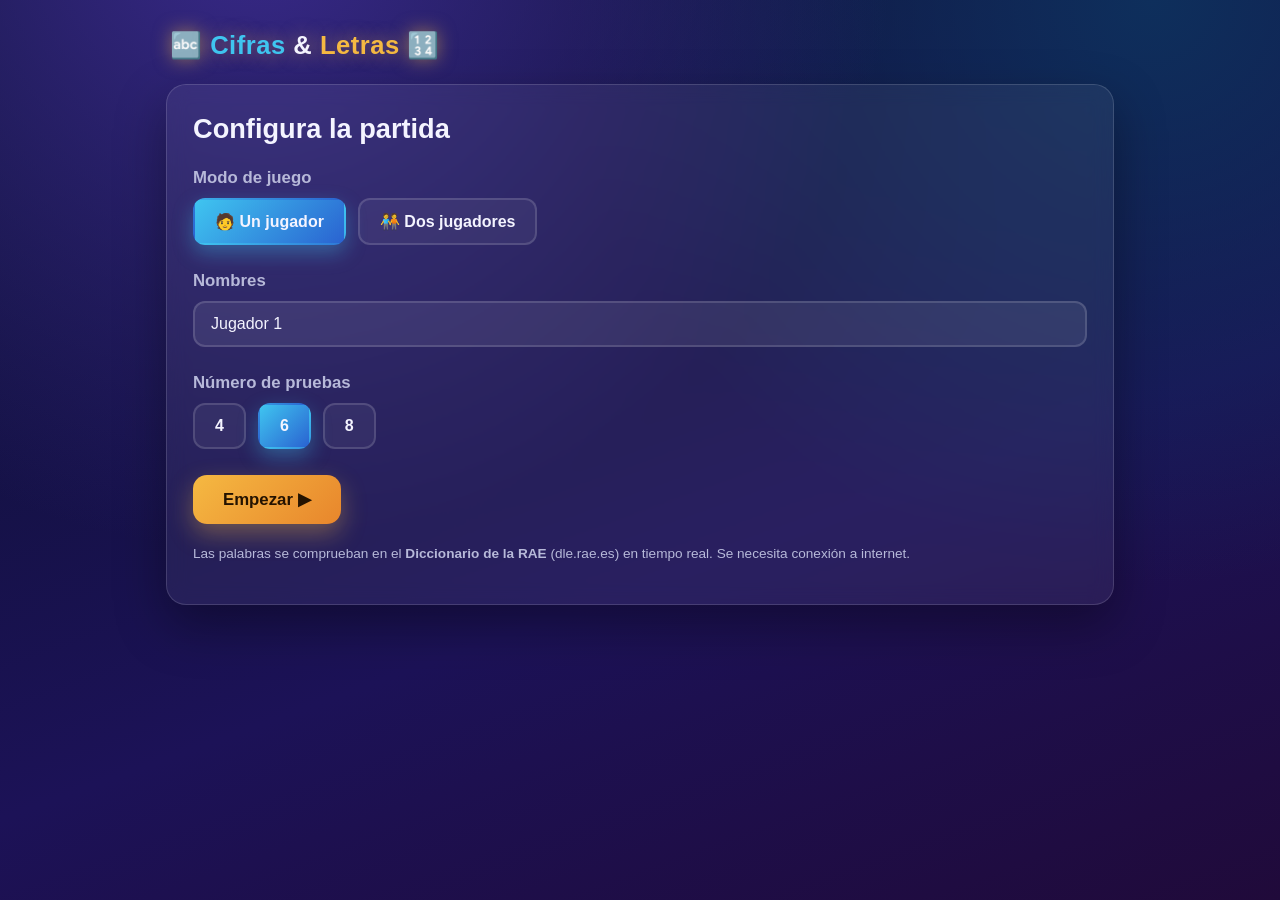
<file: cifras-y-letras/index.html>
<!DOCTYPE html>
<html lang="es">
<head>
<meta charset="UTF-8">
<meta name="viewport" content="width=device-width, initial-scale=1.0">
<title>Cifras y Letras</title>
<link rel="stylesheet" href="styles.css">
</head>
<body>

<div class="stage">

  <header class="topbar">
    <div class="logo">🔤 <span>Cifras</span> &amp; <span>Letras</span> 🔢</div>
    <div class="scoreboard" id="scoreboard"></div>
  </header>

  <!-- SETUP SCREEN -->
  <section id="screen-setup" class="screen active">
    <div class="panel setup-panel">
      <h1>Configura la partida</h1>

      <div class="option-group">
        <h2>Modo de juego</h2>
        <div class="choice-row">
          <button class="choice-btn active" data-players="1">🧑 Un jugador</button>
          <button class="choice-btn" data-players="2">🧑‍🤝‍🧑 Dos jugadores</button>
        </div>
      </div>

      <div class="option-group" id="names-group">
        <h2>Nombres</h2>
        <div class="choice-row">
          <input type="text" id="p1-name" placeholder="Jugador 1" maxlength="16" value="Jugador 1">
          <input type="text" id="p2-name" class="hidden" placeholder="Jugador 2" maxlength="16" value="Jugador 2">
        </div>
      </div>

      <div class="option-group">
        <h2>Número de pruebas</h2>
        <div class="choice-row" id="rounds-row">
          <button class="choice-btn" data-rounds="4">4</button>
          <button class="choice-btn active" data-rounds="6">6</button>
          <button class="choice-btn" data-rounds="8">8</button>
        </div>
      </div>

      <button id="start-btn" class="primary-btn">Empezar ▶</button>

      <p class="rae-note">Las palabras se comprueban en el <strong>Diccionario de la RAE</strong> (dle.rae.es) en tiempo real. Se necesita conexión a internet.</p>
    </div>
  </section>

  <!-- GAME SCREEN: LETTERS -->
  <section id="screen-letters" class="screen">
    <div class="round-header">
      <div class="round-badge">Prueba <span id="letters-round-num"></span> · Letras</div>
      <div class="timer-wrap"><div class="timer-bar" id="letters-timer-bar"></div><span id="letters-timer-text">30</span></div>
    </div>

    <div class="panel">
      <div id="letters-draw-controls" class="draw-controls">
        <p>Pide <strong>vocal</strong> o <strong>consonante</strong> hasta completar 9 letras:</p>
        <div class="choice-row">
          <button id="btn-vocal" class="tile-btn vocal-btn">VOCAL</button>
          <button id="btn-consonante" class="tile-btn consonante-btn">CONSONANTE</button>
        </div>
      </div>

      <div class="tiles" id="letter-tiles"></div>

      <div id="letters-play-area" class="play-area hidden">
        <div class="players-inputs" id="letters-inputs"></div>
        <button id="letters-check-btn" class="primary-btn">Comprobar palabras en la RAE</button>
      </div>

      <div id="letters-results" class="results hidden"></div>
      <button id="letters-next-btn" class="secondary-btn hidden">Siguiente prueba ▶</button>
    </div>
  </section>

  <!-- GAME SCREEN: NUMBERS -->
  <section id="screen-numbers" class="screen">
    <div class="round-header">
      <div class="round-badge">Prueba <span id="numbers-round-num"></span> · Números</div>
      <div class="timer-wrap"><div class="timer-bar" id="numbers-timer-bar"></div><span id="numbers-timer-text">30</span></div>
    </div>

    <div class="panel">
      <div id="numbers-draw-controls" class="draw-controls">
        <p>Elige cuántos números <strong>grandes</strong> quieres (25, 50, 75, 100) — máximo 4. El resto serán pequeños (1-10).</p>
        <div class="choice-row" id="large-choice-row"></div>
      </div>

      <div class="numbers-target hidden" id="numbers-target-wrap">
        <div class="target-label">Objetivo</div>
        <div class="target-number" id="target-number"></div>
      </div>

      <div class="tiles" id="number-tiles"></div>

      <div id="numbers-play-area" class="play-area hidden">
        <div class="players-inputs" id="numbers-inputs"></div>
        <button id="numbers-check-btn" class="primary-btn">Comprobar operaciones</button>
      </div>

      <div id="numbers-results" class="results hidden"></div>
      <button id="numbers-next-btn" class="secondary-btn hidden">Siguiente prueba ▶</button>
    </div>
  </section>

  <!-- FINAL SCREEN -->
  <section id="screen-final" class="screen">
    <div class="panel final-panel">
      <h1 id="final-title">¡Fin de la partida!</h1>
      <div id="final-scores"></div>
      <button id="restart-btn" class="primary-btn">Jugar otra vez</button>
    </div>
  </section>

</div>

<script src="app.js"></script>
</body>
</html>
</file>
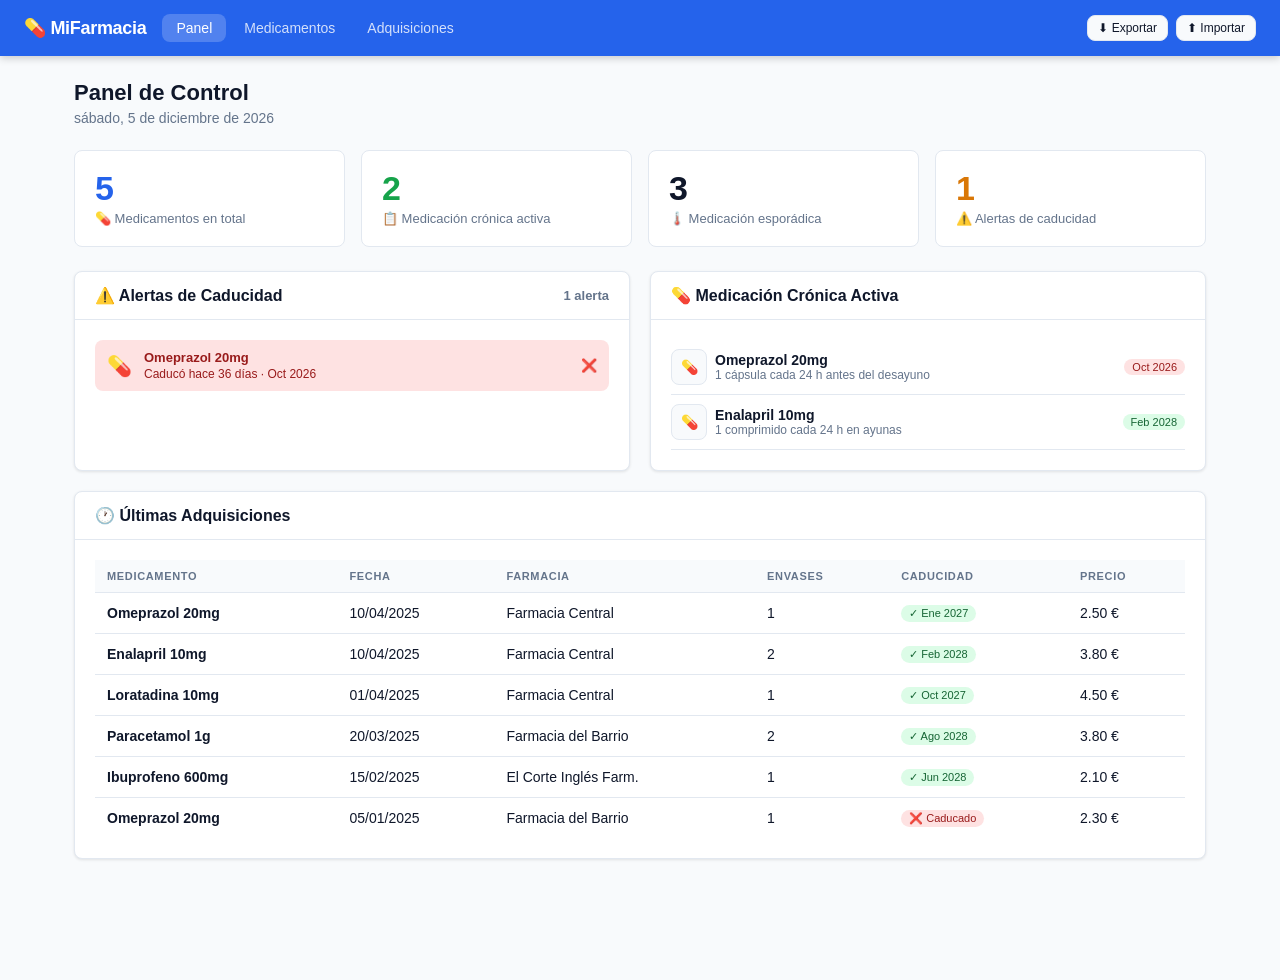
<file: farmacia.html>
<!DOCTYPE html>
<html lang="es">
<head>
  <meta charset="UTF-8">
  <meta name="viewport" content="width=device-width, initial-scale=1.0">
  <title>MiFarmacia Personal</title>
  <style>
    :root {
      --primary: #2563eb;
      --primary-dark: #1d4ed8;
      --success: #16a34a;
      --warning: #d97706;
      --danger: #dc2626;
      --bg: #f8fafc;
      --surface: #ffffff;
      --border: #e2e8f0;
      --text: #0f172a;
      --text-muted: #64748b;
      --radius: 8px;
      --shadow: 0 1px 3px rgba(0,0,0,0.1);
      --shadow-md: 0 4px 6px rgba(0,0,0,0.07), 0 2px 4px rgba(0,0,0,0.06);
    }

    * { box-sizing: border-box; margin: 0; padding: 0; }

    body {
      font-family: -apple-system, BlinkMacSystemFont, 'Segoe UI', Roboto, sans-serif;
      background: var(--bg);
      color: var(--text);
      min-height: 100vh;
    }

    /* ── Navigation ── */
    .nav {
      background: var(--primary);
      color: white;
      padding: 0 24px;
      display: flex;
      align-items: center;
      height: 56px;
      gap: 16px;
      position: fixed;
      top: 0; left: 0; right: 0;
      z-index: 100;
      box-shadow: 0 2px 8px rgba(0,0,0,0.2);
    }
    .nav-brand {
      font-size: 18px;
      font-weight: 700;
      display: flex;
      align-items: center;
      gap: 8px;
      white-space: nowrap;
      letter-spacing: -0.3px;
    }
    .nav-links { display: flex; gap: 4px; }
    .nav-link {
      padding: 6px 14px;
      border-radius: var(--radius);
      cursor: pointer;
      font-size: 14px;
      font-weight: 500;
      color: rgba(255,255,255,0.8);
      border: none;
      background: none;
      transition: all 0.15s;
    }
    .nav-link:hover, .nav-link.active {
      background: rgba(255,255,255,0.2);
      color: white;
    }
    .nav-actions { display: flex; gap: 8px; margin-left: auto; }

    /* ── Layout ── */
    .main {
      max-width: 1180px;
      margin: 80px auto 40px;
      padding: 0 24px;
    }

    .view { display: none; }
    .view.active { display: block; }

    .page-title { font-size: 22px; font-weight: 700; margin-bottom: 4px; }
    .page-subtitle { font-size: 14px; color: var(--text-muted); margin-bottom: 24px; }

    /* ── Cards ── */
    .card {
      background: var(--surface);
      border-radius: var(--radius);
      border: 1px solid var(--border);
      box-shadow: var(--shadow);
    }
    .card-header {
      padding: 14px 20px;
      border-bottom: 1px solid var(--border);
      display: flex;
      align-items: center;
      justify-content: space-between;
      font-weight: 600;
    }
    .card-body { padding: 20px; }

    /* ── Stats ── */
    .stats-grid {
      display: grid;
      grid-template-columns: repeat(auto-fit, minmax(170px, 1fr));
      gap: 16px;
      margin-bottom: 24px;
    }
    .stat-card {
      background: var(--surface);
      border-radius: var(--radius);
      border: 1px solid var(--border);
      padding: 20px;
    }
    .stat-value { font-size: 34px; font-weight: 700; line-height: 1; }
    .stat-label { font-size: 13px; color: var(--text-muted); margin-top: 6px; }
    .stat-card.primary .stat-value { color: var(--primary); }
    .stat-card.success .stat-value { color: var(--success); }
    .stat-card.warning .stat-value { color: var(--warning); }
    .stat-card.danger  .stat-value { color: var(--danger); }

    /* ── Dashboard grids ── */
    .grid-2 { display: grid; grid-template-columns: 1fr 1fr; gap: 20px; }

    /* ── Medication cards ── */
    .med-grid {
      display: grid;
      grid-template-columns: repeat(auto-fill, minmax(270px, 1fr));
      gap: 16px;
    }
    .med-card {
      background: var(--surface);
      border-radius: var(--radius);
      border: 1px solid var(--border);
      padding: 16px;
      cursor: pointer;
      transition: all 0.15s;
    }
    .med-card:hover {
      border-color: var(--primary);
      box-shadow: var(--shadow-md);
      transform: translateY(-1px);
    }
    .med-card-top { display: flex; gap: 12px; margin-bottom: 10px; }
    .med-thumb {
      width: 60px; height: 60px;
      border-radius: 8px;
      object-fit: cover;
      border: 1px solid var(--border);
      flex-shrink: 0;
    }
    .med-thumb-ph {
      width: 60px; height: 60px;
      border-radius: 8px;
      background: var(--bg);
      border: 1px solid var(--border);
      display: flex; align-items: center; justify-content: center;
      font-size: 22px;
      flex-shrink: 0;
    }
    .med-info { flex: 1; min-width: 0; }
    .med-name {
      font-weight: 600; font-size: 15px;
      white-space: nowrap; overflow: hidden; text-overflow: ellipsis;
    }
    .med-ingredient { font-size: 12px; color: var(--text-muted); margin-top: 2px; }
    .med-dosage-line {
      font-size: 13px; color: var(--text-muted);
      display: -webkit-box;
      -webkit-line-clamp: 2;
      -webkit-box-orient: vertical;
      overflow: hidden;
    }

    /* ── Badges ── */
    .badges { display: flex; gap: 4px; flex-wrap: wrap; margin-top: 8px; }
    .badge {
      font-size: 11px; font-weight: 500;
      padding: 2px 8px;
      border-radius: 99px;
      white-space: nowrap;
    }
    .badge-chronic   { background:#dbeafe; color:#1e40af; }
    .badge-sporadic  { background:#ede9fe; color:#4c1d95; }
    .badge-pain      { background:#fef3c7; color:#92400e; }
    .badge-fever     { background:#fee2e2; color:#991b1b; }
    .badge-digestive { background:#d1fae5; color:#065f46; }
    .badge-allergy   { background:#fce7f3; color:#9d174d; }
    .badge-antibiotic{ background:#e0f2fe; color:#0c4a6e; }
    .badge-active    { background:#dcfce7; color:#166534; }
    .badge-inactive  { background:#f1f5f9; color:#64748b; }

    /* Expiry badges */
    .expiry-badge {
      display: inline-flex; align-items: center; gap: 3px;
      font-size: 11px; font-weight: 500;
      padding: 2px 8px; border-radius: 99px;
    }
    .expiry-badge.expired { background:#fee2e2; color:#991b1b; }
    .expiry-badge.soon    { background:#fef3c7; color:#92400e; }
    .expiry-badge.ok      { background:#dcfce7; color:#166534; }

    /* ── Toolbar ── */
    .toolbar {
      display: flex; gap: 12px; align-items: center;
      margin-bottom: 20px; flex-wrap: wrap;
    }
    .toolbar-left { display: flex; gap: 8px; flex: 1; flex-wrap: wrap; }
    .toolbar-right { display: flex; gap: 8px; }

    .search-input {
      padding: 8px 12px;
      border: 1px solid var(--border);
      border-radius: var(--radius);
      font-size: 14px;
      width: 300px;
      background: var(--surface);
      color: var(--text);
    }
    .search-input:focus { outline: none; border-color: var(--primary); }

    .filter-tabs {
      display: flex; gap: 3px;
      background: var(--bg);
      border: 1px solid var(--border);
      border-radius: var(--radius);
      padding: 3px;
    }
    .filter-tab {
      padding: 5px 12px;
      border-radius: 5px;
      font-size: 13px;
      cursor: pointer;
      border: none;
      background: none;
      color: var(--text-muted);
      font-weight: 500;
    }
    .filter-tab.active {
      background: var(--surface);
      color: var(--text);
      box-shadow: var(--shadow);
    }

    /* ── Buttons ── */
    .btn {
      padding: 8px 16px;
      border-radius: var(--radius);
      font-size: 14px; font-weight: 500;
      cursor: pointer; border: none;
      display: inline-flex; align-items: center; gap: 6px;
      transition: all 0.15s;
      text-decoration: none;
      white-space: nowrap;
    }
    .btn:disabled { opacity: 0.5; cursor: not-allowed; }
    .btn-primary  { background: var(--primary); color: white; }
    .btn-primary:hover:not(:disabled) { background: var(--primary-dark); }
    .btn-secondary{ background: var(--bg); color: var(--text); border: 1px solid var(--border); }
    .btn-secondary:hover:not(:disabled) { background: var(--border); }
    .btn-danger   { background: var(--danger); color: white; }
    .btn-danger:hover:not(:disabled)   { background: #b91c1c; }
    .btn-sm  { padding: 5px 10px; font-size: 12px; }
    .btn-lg  { padding: 10px 22px; font-size: 15px; }

    /* ── Forms ── */
    .form-grid { display: grid; grid-template-columns: 1fr 1fr; gap: 16px; }
    .form-group { display: flex; flex-direction: column; gap: 6px; }
    .form-group.full { grid-column: 1 / -1; }
    label { font-size: 13px; font-weight: 500; }
    label .req { color: var(--danger); }
    input, select, textarea {
      padding: 8px 12px;
      border: 1px solid var(--border);
      border-radius: var(--radius);
      font-size: 14px;
      background: var(--surface);
      color: var(--text);
      width: 100%;
      font-family: inherit;
    }
    input:focus, select:focus, textarea:focus {
      outline: none;
      border-color: var(--primary);
      box-shadow: 0 0 0 3px rgba(37,99,235,0.1);
    }
    textarea { resize: vertical; min-height: 80px; }
    .form-hint { font-size: 12px; color: var(--text-muted); }

    /* ── Image upload ── */
    .img-upload {
      border: 2px dashed var(--border);
      border-radius: var(--radius);
      padding: 24px;
      text-align: center;
      cursor: pointer;
      transition: border-color 0.15s;
      background: var(--bg);
    }
    .img-upload:hover { border-color: var(--primary); }
    .img-upload.has-img { border-style: solid; border-color: var(--border); }
    .img-preview { max-width: 180px; max-height: 180px; border-radius: 8px; }

    /* ── Toggle ── */
    .toggle-group {
      display: flex;
      border: 1px solid var(--border);
      border-radius: var(--radius);
      overflow: hidden;
    }
    .toggle-opt {
      flex: 1; padding: 8px; text-align: center;
      cursor: pointer; font-size: 13px; font-weight: 500;
      border: none; background: none; color: var(--text-muted);
      transition: all 0.15s;
    }
    .toggle-opt.active { background: var(--primary); color: white; }

    /* ── Modal ── */
    .overlay {
      position: fixed; inset: 0;
      background: rgba(0,0,0,0.5);
      display: flex; align-items: center; justify-content: center;
      z-index: 200; padding: 24px;
    }
    .overlay.hidden { display: none; }
    .modal {
      background: var(--surface);
      border-radius: 12px;
      width: 100%; max-width: 700px;
      max-height: 90vh;
      display: flex; flex-direction: column;
      box-shadow: 0 20px 60px rgba(0,0,0,0.2);
    }
    .modal.sm { max-width: 420px; }
    .modal-hd {
      padding: 18px 24px;
      border-bottom: 1px solid var(--border);
      display: flex; align-items: center; justify-content: space-between;
    }
    .modal-title { font-size: 18px; font-weight: 600; }
    .modal-body { padding: 24px; overflow-y: auto; flex: 1; }
    .modal-ft {
      padding: 14px 24px;
      border-top: 1px solid var(--border);
      display: flex; gap: 8px; justify-content: flex-end;
    }
    .close-btn {
      background: none; border: none; cursor: pointer;
      color: var(--text-muted); font-size: 20px; line-height: 1;
      padding: 4px 6px; border-radius: 4px;
    }
    .close-btn:hover { background: var(--bg); color: var(--text); }

    /* ── Tables ── */
    .tbl-wrap { overflow-x: auto; }
    table { width: 100%; border-collapse: collapse; font-size: 14px; }
    th {
      text-align: left; padding: 10px 12px;
      background: var(--bg);
      border-bottom: 1px solid var(--border);
      font-size: 11px; font-weight: 600;
      text-transform: uppercase; letter-spacing: 0.06em;
      color: var(--text-muted); white-space: nowrap;
    }
    td { padding: 11px 12px; border-bottom: 1px solid var(--border); vertical-align: middle; }
    tr:last-child td { border-bottom: none; }
    tbody tr:hover td { background: var(--bg); }

    /* ── Detail view ── */
    .detail-hd {
      display: flex; gap: 24px; align-items: flex-start;
      margin-bottom: 24px;
    }
    .detail-img {
      width: 120px; height: 120px; border-radius: 10px;
      object-fit: cover; border: 1px solid var(--border); flex-shrink: 0;
    }
    .detail-img-ph {
      width: 120px; height: 120px; border-radius: 10px;
      background: var(--bg); border: 1px solid var(--border);
      display: flex; align-items: center; justify-content: center;
      font-size: 48px; flex-shrink: 0;
    }
    .detail-title { font-size: 24px; font-weight: 700; }
    .detail-sub { color: var(--text-muted); font-size: 15px; margin-top: 4px; }

    /* ── Info sections ── */
    .info-grid { display: grid; grid-template-columns: 1fr 1fr; gap: 16px; margin-bottom: 24px; }
    .info-sec {
      background: var(--bg);
      border-radius: var(--radius);
      padding: 16px;
    }
    .info-sec-title {
      font-size: 11px; font-weight: 600;
      text-transform: uppercase; letter-spacing: 0.06em;
      color: var(--text-muted); margin-bottom: 12px;
    }
    .info-row { display: flex; gap: 8px; margin-bottom: 8px; font-size: 14px; }
    .info-lbl { font-weight: 500; color: var(--text-muted); min-width: 110px; flex-shrink: 0; }

    /* ── Tabs ── */
    .tabs {
      display: flex;
      border-bottom: 2px solid var(--border);
      margin-bottom: 20px; gap: 0;
    }
    .tab {
      padding: 10px 16px; font-size: 14px; font-weight: 500;
      cursor: pointer; border: none; background: none;
      color: var(--text-muted);
      border-bottom: 2px solid transparent; margin-bottom: -2px;
    }
    .tab.active { color: var(--primary); border-bottom-color: var(--primary); }
    .tab-pane { display: none; }
    .tab-pane.active { display: block; }

    /* ── Alert list ── */
    .alert-list { display: flex; flex-direction: column; gap: 8px; }
    .alert-item {
      display: flex; align-items: center; gap: 12px;
      padding: 10px 12px; border-radius: var(--radius);
      font-size: 13px; cursor: pointer;
    }
    .alert-item.expired { background:#fee2e2; color:#991b1b; }
    .alert-item.soon    { background:#fef3c7; color:#92400e; }

    /* ── Toasts ── */
    .toasts {
      position: fixed; top: 68px; right: 20px;
      z-index: 400; display: flex; flex-direction: column; gap: 8px;
    }
    .toast {
      background: var(--text); color: white;
      padding: 11px 16px; border-radius: var(--radius);
      font-size: 14px; max-width: 320px;
      display: flex; align-items: center; gap: 8px;
      animation: slideIn 0.2s ease; box-shadow: var(--shadow-md);
    }
    .toast.success { background: var(--success); }
    .toast.error   { background: var(--danger); }
    .toast.warning { background: var(--warning); }
    @keyframes slideIn { from { transform:translateX(110%); opacity:0; } to { transform:translateX(0); opacity:1; } }

    /* ── Empty state ── */
    .empty {
      text-align: center; padding: 48px 24px; color: var(--text-muted);
    }
    .empty-icon { font-size: 44px; margin-bottom: 14px; }
    .empty h3   { font-size: 17px; font-weight: 600; margin-bottom: 6px; color: var(--text); }
    .empty p    { font-size: 14px; }

    /* ── Utils ── */
    .flex     { display: flex; }
    .items-center { align-items: center; }
    .gap-2    { gap: 8px; }
    .gap-3    { gap: 12px; }
    .mt-4     { margin-top: 16px; }
    .mb-4     { margin-bottom: 16px; }
    .ml-auto  { margin-left: auto; }
    .text-muted { color: var(--text-muted); }
    .text-sm  { font-size: 13px; }
    .font-mono{ font-family: 'Courier New', monospace; }
    .fw-600   { font-weight: 600; }

    /* ── Responsive ── */
    @media (max-width: 768px) {
      .main { padding: 0 16px; }
      .form-grid { grid-template-columns: 1fr; }
      .info-grid { grid-template-columns: 1fr; }
      .grid-2    { grid-template-columns: 1fr; }
      .detail-hd { flex-direction: column; }
      .search-input { width: 100%; }
      .nav-links { display: none; }
    }
  </style>
</head>
<body>

<!-- Toasts -->
<div class="toasts" id="toasts"></div>

<!-- Navigation -->
<nav class="nav">
  <div class="nav-brand">💊 MiFarmacia</div>
  <div class="nav-links">
    <button class="nav-link active" data-nav="dashboard">Panel</button>
    <button class="nav-link" data-nav="medications">Medicamentos</button>
    <button class="nav-link" data-nav="acquisitions">Adquisiciones</button>
  </div>
  <div class="nav-actions">
    <button class="btn btn-secondary btn-sm" id="btn-export">⬇ Exportar</button>
    <label class="btn btn-secondary btn-sm" style="margin:0;cursor:pointer">
      ⬆ Importar
      <input type="file" accept=".json" id="import-file" style="display:none">
    </label>
  </div>
</nav>

<main class="main">

  <!-- ══════════════════ DASHBOARD ══════════════════ -->
  <div id="view-dashboard" class="view active">
    <div class="page-title">Panel de Control</div>
    <div class="page-subtitle" id="dash-date"></div>

    <div class="stats-grid" id="stats-grid"></div>

    <div class="grid-2" style="margin-bottom:20px">
      <div class="card">
        <div class="card-header">
          <span>⚠️ Alertas de Caducidad</span>
          <span class="text-sm text-muted" id="alert-count"></span>
        </div>
        <div class="card-body" id="expiry-alerts"></div>
      </div>
      <div class="card">
        <div class="card-header">💊 Medicación Crónica Activa</div>
        <div class="card-body" id="chronic-list"></div>
      </div>
    </div>

    <div class="card">
      <div class="card-header">🕐 Últimas Adquisiciones</div>
      <div class="card-body" id="recent-acqs"></div>
    </div>
  </div>

  <!-- ══════════════════ MEDICATIONS ══════════════════ -->
  <div id="view-medications" class="view">
    <div class="page-title">Medicamentos</div>
    <div class="page-subtitle">Gestiona todos tus medicamentos</div>
    <div class="toolbar">
      <div class="toolbar-left">
        <input type="text" class="search-input" id="med-search" placeholder="🔍 Buscar por nombre o principio activo…">
        <div class="filter-tabs" id="med-filters">
          <button class="filter-tab active" data-filter="all">Todos</button>
          <button class="filter-tab" data-filter="chronic">Crónicos</button>
          <button class="filter-tab" data-filter="sporadic">Esporádicos</button>
          <button class="filter-tab" data-filter="active">Activos</button>
          <button class="filter-tab" data-filter="inactive">Inactivos</button>
        </div>
      </div>
      <div class="toolbar-right">
        <button class="btn btn-primary" id="btn-new-med">+ Nuevo Medicamento</button>
      </div>
    </div>
    <div class="med-grid" id="med-grid"></div>
  </div>

  <!-- ══════════════════ DETAIL ══════════════════ -->
  <div id="view-detail" class="view">
    <div id="detail-content"></div>
  </div>

  <!-- ══════════════════ ACQUISITIONS ══════════════════ -->
  <div id="view-acquisitions" class="view">
    <div class="page-title">Registro de Adquisiciones</div>
    <div class="page-subtitle">Historial completo de compras en farmacia</div>
    <div class="toolbar">
      <div class="toolbar-left">
        <input type="text" class="search-input" id="acq-search" placeholder="🔍 Buscar por medicamento o farmacia…">
      </div>
      <div class="toolbar-right">
        <button class="btn btn-primary" id="btn-new-acq">+ Nueva Adquisición</button>
      </div>
    </div>
    <div class="card">
      <div class="tbl-wrap" id="acq-table"></div>
    </div>
  </div>

</main>

<!-- ══════════════════ MODAL: MEDICATION ══════════════════ -->
<div class="overlay hidden" id="med-overlay">
  <div class="modal">
    <div class="modal-hd">
      <span class="modal-title" id="med-modal-title">Nuevo Medicamento</span>
      <button class="close-btn" data-close="med-overlay">✕</button>
    </div>
    <div class="modal-body">
      <form id="med-form">
        <div class="form-grid">

          <div class="form-group">
            <label>Nombre Comercial <span class="req">*</span></label>
            <input type="text" id="f-name" required placeholder="ej. Paracetamol Normon 1g">
          </div>

          <div class="form-group">
            <label>Principio Activo</label>
            <input type="text" id="f-ingredient" placeholder="ej. Paracetamol">
          </div>

          <div class="form-group full">
            <label>Categoría</label>
            <div class="toggle-group">
              <button type="button" class="toggle-opt active" id="cat-chronic-btn" data-cat="chronic">💊 Crónico</button>
              <button type="button" class="toggle-opt" id="cat-sporadic-btn" data-cat="sporadic">🌡️ Esporádico</button>
            </div>
            <input type="hidden" id="f-category" value="chronic">
          </div>

          <div class="form-group full" id="sporadic-type-row" style="display:none">
            <label>Tipo de Uso Esporádico</label>
            <select id="f-sporadic-type">
              <option value="pain">🩹 Dolor</option>
              <option value="fever">🌡️ Fiebre</option>
              <option value="digestive">🫄 Digestivo</option>
              <option value="allergy">🤧 Alergia</option>
              <option value="antibiotic">🔬 Antibiótico</option>
              <option value="other">💊 Otro</option>
            </select>
          </div>

          <div class="form-group full">
            <label>Posología <span class="req">*</span></label>
            <input type="text" id="f-dosage" required placeholder="ej. 1 comprimido cada 8 horas con las comidas">
          </div>

          <div class="form-group full">
            <label>Prescrito Para</label>
            <textarea id="f-prescribed-for" placeholder="ej. Control de la hipertensión arterial…"></textarea>
          </div>

          <div class="form-group">
            <label>Fecha de Inicio</label>
            <input type="date" id="f-start-date">
          </div>

          <div class="form-group">
            <label>Médico Prescriptor</label>
            <input type="text" id="f-doctor" placeholder="ej. Dr. García Pérez">
          </div>

          <div class="form-group full">
            <label>Enlace al Prospecto Oficial</label>
            <div class="flex gap-2">
              <input type="url" id="f-prospectus" placeholder="https://cima.aemps.es/…">
              <button type="button" class="btn btn-secondary btn-sm" id="btn-search-prospectus">🔍 Buscar AEMPS</button>
            </div>
            <span class="form-hint">Base de datos oficial de la Agencia Española de Medicamentos (AEMPS)</span>
          </div>

          <div class="form-group full">
            <label>Imagen de la Caja</label>
            <div class="img-upload" id="img-upload-area">
              <div id="img-preview-wrap">
                <div style="font-size:36px;margin-bottom:8px">📷</div>
                <div style="font-size:13px;color:var(--text-muted)">Haz clic para subir la imagen de la caja</div>
                <div style="font-size:12px;color:var(--text-muted);margin-top:4px">JPG, PNG, WebP · máx. 5 MB</div>
              </div>
            </div>
            <input type="file" id="img-input" accept="image/*" style="display:none">
            <button type="button" class="btn btn-secondary btn-sm mt-4" id="btn-remove-img" style="display:none">✕ Eliminar imagen</button>
            <input type="hidden" id="f-image">
          </div>

          <div class="form-group full">
            <label>Notas / Observaciones</label>
            <textarea id="f-notes" placeholder="Contraindicaciones conocidas, efectos secundarios experimentados, instrucciones especiales…"></textarea>
          </div>

          <div class="form-group full">
            <label>Estado</label>
            <div class="toggle-group">
              <button type="button" class="toggle-opt active" id="status-active-btn">✓ Activo</button>
              <button type="button" class="toggle-opt" id="status-inactive-btn">✕ Inactivo</button>
            </div>
            <input type="hidden" id="f-is-active" value="true">
          </div>

        </div>
        <input type="hidden" id="f-id">
      </form>
    </div>
    <div class="modal-ft">
      <button class="btn btn-secondary" data-close="med-overlay">Cancelar</button>
      <button class="btn btn-primary" id="btn-save-med">Guardar Medicamento</button>
    </div>
  </div>
</div>

<!-- ══════════════════ MODAL: ACQUISITION ══════════════════ -->
<div class="overlay hidden" id="acq-overlay">
  <div class="modal">
    <div class="modal-hd">
      <span class="modal-title">Nueva Compra en Farmacia</span>
      <button class="close-btn" data-close="acq-overlay">✕</button>
    </div>
    <div class="modal-body">
      <form id="acq-form">
        <div class="form-grid">

          <div class="form-group full">
            <label>Medicamento <span class="req">*</span></label>
            <select id="af-med-id" required>
              <option value="">Selecciona un medicamento…</option>
            </select>
          </div>

          <div class="form-group">
            <label>Fecha de Compra <span class="req">*</span></label>
            <input type="date" id="af-date" required>
          </div>

          <div class="form-group">
            <label>Farmacia</label>
            <input type="text" id="af-pharmacy" placeholder="ej. Farmacia Central">
          </div>

          <div class="form-group">
            <label>Nº de Envases</label>
            <input type="number" id="af-quantity" min="1" value="1">
          </div>

          <div class="form-group">
            <label>Precio Total (€)</label>
            <input type="number" id="af-price" min="0" step="0.01" placeholder="0.00">
          </div>

          <div class="form-group">
            <label>Fecha de Caducidad <span class="req">*</span></label>
            <input type="month" id="af-expiry" required>
            <span class="form-hint">Mes/Año tal como aparece en el envase</span>
          </div>

          <div class="form-group">
            <label>Número de Lote</label>
            <input type="text" id="af-lot" placeholder="ej. AB12345" class="font-mono">
          </div>

          <div class="form-group full">
            <label>Notas</label>
            <textarea id="af-notes" placeholder="Observaciones sobre esta compra…"></textarea>
          </div>

        </div>
        <input type="hidden" id="af-id">
      </form>
    </div>
    <div class="modal-ft">
      <button class="btn btn-secondary" data-close="acq-overlay">Cancelar</button>
      <button class="btn btn-primary" id="btn-save-acq">Registrar Compra</button>
    </div>
  </div>
</div>

<!-- ══════════════════ MODAL: CONFIRM ══════════════════ -->
<div class="overlay hidden" id="confirm-overlay">
  <div class="modal sm">
    <div class="modal-hd">
      <span class="modal-title">Confirmar</span>
    </div>
    <div class="modal-body">
      <p id="confirm-msg" style="font-size:15px;line-height:1.5"></p>
    </div>
    <div class="modal-ft">
      <button class="btn btn-secondary" data-close="confirm-overlay">Cancelar</button>
      <button class="btn btn-danger" id="btn-confirm-ok">Eliminar</button>
    </div>
  </div>
</div>

<script>
'use strict';

/* ═══════════════════════════════════════════
   DB — IndexedDB wrapper
═══════════════════════════════════════════ */
const DB = {
  _db: null,

  init() {
    return new Promise((res, rej) => {
      const req = indexedDB.open('MiFarmaciaDB', 1);
      req.onupgradeneeded = e => {
        const db = e.target.result;
        if (!db.objectStoreNames.contains('medications')) {
          const s = db.createObjectStore('medications', { keyPath: 'id' });
          s.createIndex('category', 'category');
        }
        if (!db.objectStoreNames.contains('acquisitions')) {
          const s = db.createObjectStore('acquisitions', { keyPath: 'id' });
          s.createIndex('medicationId', 'medicationId');
        }
      };
      req.onsuccess = e => { this._db = e.target.result; res(); };
      req.onerror   = e => rej(e.target.error);
    });
  },

  _tx(store, mode, fn) {
    return new Promise((res, rej) => {
      const req = this._db.transaction(store, mode).objectStore(store);
      const r = fn(req);
      r.onsuccess = () => res(r.result);
      r.onerror   = () => rej(r.error);
    });
  },

  getAll(store)        { return this._tx(store, 'readonly',  s => s.getAll()); },
  get(store, id)       { return this._tx(store, 'readonly',  s => s.get(id)); },
  put(store, item)     { return this._tx(store, 'readwrite', s => s.put(item)); },
  remove(store, id)    { return this._tx(store, 'readwrite', s => s.delete(id)); },
  clear(store)         { return this._tx(store, 'readwrite', s => s.clear()); },
};

/* ═══════════════════════════════════════════
   STATE
═══════════════════════════════════════════ */
const S = {
  medications:  [],
  acquisitions: [],
  view:         'dashboard',
  filter:       'all',
  detailId:     null,
};

/* ═══════════════════════════════════════════
   UTILS
═══════════════════════════════════════════ */
const U = {
  uid: () => crypto.randomUUID
    ? crypto.randomUUID()
    : Date.now().toString(36) + Math.random().toString(36).slice(2),

  fmtDate(d) {
    if (!d) return '—';
    const [y, m, day] = d.split('-');
    return `${day}/${m}/${y}`;
  },

  fmtMonth(m) {
    if (!m) return '—';
    const [y, mo] = m.split('-');
    const names = ['Ene','Feb','Mar','Abr','May','Jun','Jul','Ago','Sep','Oct','Nov','Dic'];
    return `${names[+mo - 1]} ${y}`;
  },

  fmtPrice(p) {
    if (p === null || p === undefined || p === '') return '—';
    return (+p).toFixed(2) + ' €';
  },

  expiryStatus(monthStr) {
    if (!monthStr) return null;
    const [y, m] = monthStr.split('-').map(Number);
    const exp  = new Date(y, m, 0); // last day of that month
    const days = Math.floor((exp - new Date()) / 86400000);
    if (days < 0)  return 'expired';
    if (days <= 30) return 'soon';
    return 'ok';
  },

  daysTo(monthStr) {
    if (!monthStr) return null;
    const [y, m] = monthStr.split('-').map(Number);
    return Math.floor((new Date(y, m, 0) - new Date()) / 86400000);
  },

  expiryBadge(monthStr) {
    const st = this.expiryStatus(monthStr);
    if (!st) return '';
    const days = this.daysTo(monthStr);
    let label = '';
    if (st === 'expired') label = `❌ Caducado`;
    else if (st === 'soon') label = days === 0 ? '⚠️ Caduca hoy' : `⚠️ ${days}d`;
    else label = `✓ ${this.fmtMonth(monthStr)}`;
    return `<span class="expiry-badge ${st}">${label}</span>`;
  },

  icon(med) {
    if (med.category === 'chronic') return '💊';
    const m = { pain:'🩹', fever:'🌡️', digestive:'🫄', allergy:'🤧', antibiotic:'🔬', other:'💊' };
    return m[med.sporadicType] || '💊';
  },

  catBadge(med) {
    if (med.category === 'chronic') return `<span class="badge badge-chronic">💊 Crónico</span>`;
    const labels = { pain:'Dolor', fever:'Fiebre', digestive:'Digestivo', allergy:'Alergia', antibiotic:'Antibiótico', other:'Otro' };
    const cls    = { pain:'badge-pain', fever:'badge-fever', digestive:'badge-digestive', allergy:'badge-allergy', antibiotic:'badge-antibiotic', other:'badge-sporadic' };
    const t = med.sporadicType || 'other';
    return `<span class="badge ${cls[t] || 'badge-sporadic'}">${U.icon(med)} ${labels[t]}</span>`;
  },

  nextExpiry(medId) {
    const dates = S.acquisitions
      .filter(a => a.medicationId === medId && a.expirationDate)
      .map(a => a.expirationDate)
      .sort();
    return dates[0] || null;
  },

  esc(str) {
    return String(str || '').replace(/&/g,'&amp;').replace(/</g,'&lt;').replace(/>/g,'&gt;').replace(/"/g,'&quot;');
  }
};

/* ═══════════════════════════════════════════
   TOAST
═══════════════════════════════════════════ */
function toast(msg, type = 'default') {
  const c = document.getElementById('toasts');
  const el = document.createElement('div');
  el.className = `toast ${type}`;
  const icon = {success:'✓', error:'✕', warning:'⚠️'};
  el.innerHTML = `<span>${icon[type] || 'ℹ'}</span> ${U.esc(msg)}`;
  c.appendChild(el);
  setTimeout(() => {
    el.style.transition = 'all .3s';
    el.style.opacity    = '0';
    el.style.transform  = 'translateX(110%)';
    setTimeout(() => el.remove(), 300);
  }, 3200);
}

/* ═══════════════════════════════════════════
   RENDER — DASHBOARD
═══════════════════════════════════════════ */
function renderDashboard() {
  const meds = S.medications;
  const acqs = S.acquisitions;

  // Date subtitle
  document.getElementById('dash-date').textContent =
    new Date().toLocaleDateString('es-ES', { weekday:'long', day:'numeric', month:'long', year:'numeric' });

  // Stats
  const totalMeds   = meds.length;
  const chronicActive = meds.filter(m => m.category === 'chronic' && m.isActive).length;
  const sporadicCt  = meds.filter(m => m.category === 'sporadic').length;
  const alertCt     = acqs.filter(a => {
    const s = U.expiryStatus(a.expirationDate);
    return s === 'expired' || s === 'soon';
  }).length;

  document.getElementById('stats-grid').innerHTML = `
    <div class="stat-card primary">
      <div class="stat-value">${totalMeds}</div>
      <div class="stat-label">💊 Medicamentos en total</div>
    </div>
    <div class="stat-card success">
      <div class="stat-value">${chronicActive}</div>
      <div class="stat-label">📋 Medicación crónica activa</div>
    </div>
    <div class="stat-card">
      <div class="stat-value">${sporadicCt}</div>
      <div class="stat-label">🌡️ Medicación esporádica</div>
    </div>
    <div class="stat-card ${alertCt > 0 ? 'warning' : 'success'}">
      <div class="stat-value">${alertCt}</div>
      <div class="stat-label">⚠️ Alertas de caducidad</div>
    </div>`;

  // Expiry alerts
  const alerts = acqs
    .filter(a => ['expired','soon'].includes(U.expiryStatus(a.expirationDate)))
    .map(a => ({ a, med: meds.find(m => m.id === a.medicationId), st: U.expiryStatus(a.expirationDate) }))
    .filter(x => x.med)
    .sort((x, y) => U.daysTo(x.a.expirationDate) - U.daysTo(y.a.expirationDate));

  document.getElementById('alert-count').textContent = `${alerts.length} alerta${alerts.length !== 1 ? 's' : ''}`;

  document.getElementById('expiry-alerts').innerHTML = alerts.length === 0
    ? `<div style="text-align:center;padding:24px;color:var(--text-muted)"><div style="font-size:32px">✅</div><div style="margin-top:8px;font-size:13px">Sin alertas — todo en orden</div></div>`
    : `<div class="alert-list">${alerts.map(({ a, med, st }) => {
        const days = U.daysTo(a.expirationDate);
        const dText = days < 0 ? `Caducó hace ${Math.abs(days)} día${Math.abs(days) !== 1 ? 's' : ''}` :
          days === 0 ? 'Caduca hoy' : `Caduca en ${days} día${days !== 1 ? 's' : ''}`;
        return `<div class="alert-item ${st}" data-nav-detail="${med.id}">
          <span style="font-size:20px">${U.icon(med)}</span>
          <div style="flex:1">
            <div class="fw-600">${U.esc(med.name)}</div>
            <div style="font-size:12px;margin-top:2px">${dText} · ${U.fmtMonth(a.expirationDate)}</div>
          </div>
          <span>${st === 'expired' ? '❌' : '⚠️'}</span>
        </div>`;
      }).join('')}</div>`;

  // Chronic list
  const chronic = meds.filter(m => m.category === 'chronic' && m.isActive);
  document.getElementById('chronic-list').innerHTML = chronic.length === 0
    ? `<div style="text-align:center;padding:24px;color:var(--text-muted);font-size:13px">Sin medicación crónica registrada</div>`
    : chronic.map(med => {
        const ne = U.nextExpiry(med.id);
        const st = U.expiryStatus(ne);
        return `<div class="flex items-center gap-2" style="padding:9px 0;border-bottom:1px solid var(--border);cursor:pointer" data-nav-detail="${med.id}">
          ${med.image ? `<img src="${med.image}" class="med-thumb" style="width:36px;height:36px">` : `<div class="med-thumb-ph" style="width:36px;height:36px;font-size:14px">${U.icon(med)}</div>`}
          <div style="flex:1;min-width:0">
            <div style="font-weight:600;font-size:14px;white-space:nowrap;overflow:hidden;text-overflow:ellipsis">${U.esc(med.name)}</div>
            <div style="font-size:12px;color:var(--text-muted)">${U.esc(med.dosage || '—')}</div>
          </div>
          ${ne ? `<span class="expiry-badge ${st}" style="font-size:11px">${U.fmtMonth(ne)}</span>` : ''}
        </div>`;
      }).join('');

  // Recent acquisitions
  const recent = [...acqs].sort((a,b) => b.date.localeCompare(a.date)).slice(0, 6);
  document.getElementById('recent-acqs').innerHTML = recent.length === 0
    ? `<div style="text-align:center;padding:24px;color:var(--text-muted);font-size:13px">Sin adquisiciones registradas aún</div>`
    : `<div class="tbl-wrap"><table>
        <thead><tr><th>Medicamento</th><th>Fecha</th><th>Farmacia</th><th>Envases</th><th>Caducidad</th><th>Precio</th></tr></thead>
        <tbody>${recent.map(acq => {
          const med = meds.find(m => m.id === acq.medicationId);
          const st  = U.expiryStatus(acq.expirationDate);
          return `<tr>
            <td class="fw-600">${U.esc(med ? med.name : 'Desconocido')}</td>
            <td>${U.fmtDate(acq.date)}</td>
            <td>${U.esc(acq.pharmacy || '—')}</td>
            <td>${acq.quantity || 1}</td>
            <td>${acq.expirationDate ? U.expiryBadge(acq.expirationDate) : '—'}</td>
            <td>${U.fmtPrice(acq.price)}</td>
          </tr>`;
        }).join('')}</tbody>
      </table></div>`;
}

/* ═══════════════════════════════════════════
   RENDER — MEDICATIONS
═══════════════════════════════════════════ */
function renderMedications() {
  const q = (document.getElementById('med-search').value || '').toLowerCase();
  const f = S.filter;

  let list = S.medications.filter(m => {
    if (q) {
      const hay = `${m.name} ${m.activeIngredient || ''}`.toLowerCase();
      if (!hay.includes(q)) return false;
    }
    if (f === 'chronic')  return m.category === 'chronic';
    if (f === 'sporadic') return m.category === 'sporadic';
    if (f === 'active')   return m.isActive;
    if (f === 'inactive') return !m.isActive;
    return true;
  }).sort((a,b) => a.name.localeCompare(b.name));

  const grid = document.getElementById('med-grid');
  if (list.length === 0) {
    grid.innerHTML = `<div class="empty" style="grid-column:1/-1">
      <div class="empty-icon">💊</div>
      <h3>Sin medicamentos</h3>
      <p>${q ? 'No hay resultados para tu búsqueda.' : 'Añade tu primer medicamento con el botón superior.'}</p>
    </div>`;
    return;
  }

  grid.innerHTML = list.map(med => {
    const ne = U.nextExpiry(med.id);
    const st = U.expiryStatus(ne);
    const expiryLine = ne
      ? `<div style="margin-top:8px;font-size:12px;padding:3px 8px;border-radius:4px;background:${st==='expired'?'#fee2e2':st==='soon'?'#fef3c7':'#dcfce7'};color:${st==='expired'?'#991b1b':st==='soon'?'#92400e':'#166534'}">
           ${st==='expired'?'❌ Caducado':st==='soon'?'⚠️ Caduca pronto':'✓ Vigente'} · ${U.fmtMonth(ne)}
         </div>`
      : '';
    return `<div class="med-card" data-nav-detail="${med.id}">
      <div class="med-card-top">
        ${med.image
          ? `<img src="${med.image}" class="med-thumb" alt="${U.esc(med.name)}">`
          : `<div class="med-thumb-ph">${U.icon(med)}</div>`}
        <div class="med-info">
          <div class="med-name">${U.esc(med.name)}</div>
          ${med.activeIngredient ? `<div class="med-ingredient">${U.esc(med.activeIngredient)}</div>` : ''}
          <div class="badges">
            ${U.catBadge(med)}
            <span class="badge ${med.isActive ? 'badge-active' : 'badge-inactive'}">${med.isActive ? '● Activo' : '○ Inactivo'}</span>
          </div>
        </div>
      </div>
      ${med.dosage ? `<div class="med-dosage-line text-muted">${U.esc(med.dosage)}</div>` : ''}
      ${expiryLine}
      ${med.prescribedFor ? `<div class="med-dosage-line text-muted" style="margin-top:6px">${U.esc(med.prescribedFor)}</div>` : ''}
    </div>`;
  }).join('');
}

/* ═══════════════════════════════════════════
   RENDER — DETAIL
═══════════════════════════════════════════ */
function renderDetail(medId) {
  const med  = S.medications.find(m => m.id === medId);
  if (!med) { navigate('medications'); return; }

  const acqs = S.acquisitions
    .filter(a => a.medicationId === medId)
    .sort((a,b) => b.date.localeCompare(a.date));

  const totalSpent = acqs.reduce((s,a) => s + (a.price ? +a.price : 0), 0);
  const ne = U.nextExpiry(medId);

  const searchUrl = `https://cima.aemps.es/cima/publico/buscadoravanzado.html#nombre=${encodeURIComponent(med.name)}`;

  const acqRows = acqs.length === 0
    ? `<div class="empty"><div class="empty-icon">🛒</div><h3>Sin compras registradas</h3><p>Usa el botón "+ Registrar Compra" para añadir.</p></div>`
    : `<div class="tbl-wrap"><table>
        <thead><tr><th>Fecha</th><th>Farmacia</th><th>Envases</th><th>Caducidad</th><th>Lote</th><th>Precio</th><th></th></tr></thead>
        <tbody>${acqs.map(acq => {
          const st = U.expiryStatus(acq.expirationDate);
          return `<tr>
            <td>${U.fmtDate(acq.date)}</td>
            <td>${U.esc(acq.pharmacy || '—')}</td>
            <td>${acq.quantity || 1}</td>
            <td>${acq.expirationDate ? U.expiryBadge(acq.expirationDate) : '—'}</td>
            <td class="font-mono text-sm">${U.esc(acq.lot || '—')}</td>
            <td>${U.fmtPrice(acq.price)}</td>
            <td><button class="btn btn-secondary btn-sm" data-del-acq="${acq.id}">🗑️</button></td>
          </tr>
          ${acq.notes ? `<tr><td colspan="7" style="padding-top:0;font-size:12px;color:var(--text-muted)">📝 ${U.esc(acq.notes)}</td></tr>` : ''}`;
        }).join('')}</tbody>
      </table></div>`;

  document.getElementById('detail-content').innerHTML = `
    <div style="margin-bottom:16px">
      <button class="btn btn-secondary btn-sm" data-nav="medications">← Volver a Medicamentos</button>
    </div>

    <div class="card">
      <div class="card-body">

        <div class="detail-hd">
          ${med.image
            ? `<img src="${med.image}" class="detail-img" alt="${U.esc(med.name)}">`
            : `<div class="detail-img-ph">${U.icon(med)}</div>`}
          <div style="flex:1">
            <div style="display:flex;align-items:flex-start;gap:12px;flex-wrap:wrap">
              <div>
                <div class="detail-title">${U.esc(med.name)}</div>
                ${med.activeIngredient ? `<div class="detail-sub">${U.esc(med.activeIngredient)}</div>` : ''}
              </div>
              <div style="margin-left:auto;display:flex;gap:8px;flex-wrap:wrap">
                <button class="btn btn-secondary btn-sm" data-edit-med="${med.id}">✏️ Editar</button>
                <button class="btn btn-primary btn-sm" data-open-acq="${med.id}">+ Registrar Compra</button>
                <button class="btn btn-danger btn-sm" data-del-med="${med.id}">🗑️ Eliminar</button>
              </div>
            </div>
            <div class="badges" style="margin-top:12px">
              ${U.catBadge(med)}
              <span class="badge ${med.isActive ? 'badge-active' : 'badge-inactive'}">${med.isActive ? '● Activo' : '○ Inactivo'}</span>
            </div>
            <div style="margin-top:12px;display:flex;gap:8px;flex-wrap:wrap">
              ${med.prospectusUrl
                ? `<a href="${U.esc(med.prospectusUrl)}" target="_blank" rel="noopener noreferrer" class="btn btn-secondary btn-sm">📄 Ver Prospecto Oficial</a>`
                : `<a href="${U.esc(searchUrl)}" target="_blank" rel="noopener noreferrer" class="btn btn-secondary btn-sm">🔍 Buscar en AEMPS</a>`}
            </div>
          </div>
        </div>

        <div class="tabs">
          <button class="tab active" data-tab="info">📋 Información</button>
          <button class="tab" data-tab="acquisitions">🛒 Compras (${acqs.length})</button>
          ${med.notes ? `<button class="tab" data-tab="notes">📝 Notas</button>` : ''}
        </div>

        <div id="tab-info" class="tab-pane active">
          <div class="info-grid">
            <div class="info-sec">
              <div class="info-sec-title">Prescripción</div>
              <div class="info-row"><span class="info-lbl">Posología:</span><span>${U.esc(med.dosage || '—')}</span></div>
              <div class="info-row"><span class="info-lbl">Para:</span><span>${U.esc(med.prescribedFor || '—')}</span></div>
              <div class="info-row"><span class="info-lbl">Desde:</span><span>${U.fmtDate(med.startDate)}</span></div>
              <div class="info-row"><span class="info-lbl">Médico:</span><span>${U.esc(med.doctor || '—')}</span></div>
            </div>
            <div class="info-sec">
              <div class="info-sec-title">Historial de Compras</div>
              <div class="info-row"><span class="info-lbl">Nº compras:</span><span>${acqs.length}</span></div>
              <div class="info-row"><span class="info-lbl">Gasto total:</span><span>${U.fmtPrice(totalSpent || null)}</span></div>
              <div class="info-row"><span class="info-lbl">Última compra:</span><span>${acqs[0] ? U.fmtDate(acqs[0].date) : '—'}</span></div>
              <div class="info-row"><span class="info-lbl">Próx. caducidad:</span><span>${ne ? U.expiryBadge(ne) : '—'}</span></div>
            </div>
          </div>
        </div>

        <div id="tab-acquisitions" class="tab-pane">
          <div style="display:flex;justify-content:flex-end;margin-bottom:12px">
            <button class="btn btn-primary btn-sm" data-open-acq="${med.id}">+ Registrar Compra</button>
          </div>
          ${acqRows}
        </div>

        ${med.notes ? `
        <div id="tab-notes" class="tab-pane">
          <div style="background:var(--bg);padding:16px;border-radius:var(--radius);font-size:14px;line-height:1.7;white-space:pre-wrap">${U.esc(med.notes)}</div>
        </div>` : ''}

      </div>
    </div>`;
}

/* ═══════════════════════════════════════════
   RENDER — ACQUISITIONS LIST
═══════════════════════════════════════════ */
function renderAcquisitions() {
  const q = (document.getElementById('acq-search').value || '').toLowerCase();
  let list = S.acquisitions.filter(acq => {
    if (!q) return true;
    const med = S.medications.find(m => m.id === acq.medicationId);
    return `${med?.name || ''} ${acq.pharmacy || ''}`.toLowerCase().includes(q);
  }).sort((a,b) => b.date.localeCompare(a.date));

  document.getElementById('acq-table').innerHTML = list.length === 0
    ? `<div class="empty"><div class="empty-icon">🛒</div><h3>Sin adquisiciones</h3><p>${q ? 'No hay resultados.' : 'Registra tu primera compra en farmacia.'}</p></div>`
    : `<table>
        <thead><tr><th>Medicamento</th><th>Fecha</th><th>Farmacia</th><th>Envases</th><th>Caducidad</th><th>Lote</th><th>Precio</th><th></th></tr></thead>
        <tbody>${list.map(acq => {
          const med = S.medications.find(m => m.id === acq.medicationId);
          return `<tr>
            <td class="fw-600" style="cursor:pointer;color:var(--primary)" data-nav-detail="${acq.medicationId}">${U.esc(med?.name || 'Desconocido')}</td>
            <td>${U.fmtDate(acq.date)}</td>
            <td>${U.esc(acq.pharmacy || '—')}</td>
            <td>${acq.quantity || 1}</td>
            <td>${acq.expirationDate ? U.expiryBadge(acq.expirationDate) : '—'}</td>
            <td class="font-mono text-sm">${U.esc(acq.lot || '—')}</td>
            <td>${U.fmtPrice(acq.price)}</td>
            <td><button class="btn btn-secondary btn-sm" data-del-acq="${acq.id}">🗑️</button></td>
          </tr>
          ${acq.notes ? `<tr><td colspan="8" style="padding-top:0;font-size:12px;color:var(--text-muted)">📝 ${U.esc(acq.notes)}</td></tr>` : ''}`;
        }).join('')}</tbody>
      </table>`;
}

/* ═══════════════════════════════════════════
   NAVIGATION
═══════════════════════════════════════════ */
function navigate(view, id) {
  S.view = view;
  document.querySelectorAll('.view').forEach(v => v.classList.remove('active'));
  document.querySelectorAll('.nav-link').forEach(l => l.classList.remove('active'));

  if (view === 'detail' && id) {
    S.detailId = id;
    document.getElementById('view-detail').classList.add('active');
    renderDetail(id);
    return;
  }

  const el = document.getElementById(`view-${view}`);
  if (el) el.classList.add('active');

  const navBtn = document.querySelector(`.nav-link[data-nav="${view}"]`);
  if (navBtn) navBtn.classList.add('active');

  if (view === 'dashboard')    renderDashboard();
  if (view === 'medications')  renderMedications();
  if (view === 'acquisitions') renderAcquisitions();
}

/* ═══════════════════════════════════════════
   MEDICATION FORM
═══════════════════════════════════════════ */
function openMedModal(editId) {
  const form = document.getElementById('med-form');
  form.reset();
  document.getElementById('f-id').value     = editId || '';
  document.getElementById('f-image').value  = '';
  document.getElementById('btn-remove-img').style.display = 'none';
  document.getElementById('img-upload-area').classList.remove('has-img');
  document.getElementById('img-preview-wrap').innerHTML = `
    <div style="font-size:36px;margin-bottom:8px">📷</div>
    <div style="font-size:13px;color:var(--text-muted)">Haz clic para subir la imagen de la caja</div>
    <div style="font-size:12px;color:var(--text-muted);margin-top:4px">JPG, PNG, WebP · máx. 5 MB</div>`;

  if (editId) {
    const med = S.medications.find(m => m.id === editId);
    if (!med) return;
    document.getElementById('med-modal-title').textContent = 'Editar Medicamento';
    document.getElementById('f-name').value          = med.name;
    document.getElementById('f-ingredient').value    = med.activeIngredient || '';
    document.getElementById('f-dosage').value        = med.dosage || '';
    document.getElementById('f-prescribed-for').value= med.prescribedFor || '';
    document.getElementById('f-start-date').value    = med.startDate || '';
    document.getElementById('f-doctor').value        = med.doctor || '';
    document.getElementById('f-prospectus').value    = med.prospectusUrl || '';
    document.getElementById('f-notes').value         = med.notes || '';
    document.getElementById('f-sporadic-type').value = med.sporadicType || 'pain';
    setCat(med.category);
    setStatus(med.isActive !== false);
    if (med.image) {
      document.getElementById('f-image').value = med.image;
      document.getElementById('img-preview-wrap').innerHTML = `<img src="${med.image}" class="img-preview">`;
      document.getElementById('img-upload-area').classList.add('has-img');
      document.getElementById('btn-remove-img').style.display = 'inline-flex';
    }
  } else {
    document.getElementById('med-modal-title').textContent = 'Nuevo Medicamento';
    setCat('chronic');
    setStatus(true);
  }
  document.getElementById('med-overlay').classList.remove('hidden');
}

function setCat(cat) {
  document.getElementById('f-category').value = cat;
  document.getElementById('cat-chronic-btn').classList.toggle('active', cat === 'chronic');
  document.getElementById('cat-sporadic-btn').classList.toggle('active', cat === 'sporadic');
  document.getElementById('sporadic-type-row').style.display = cat === 'sporadic' ? '' : 'none';
}

function setStatus(active) {
  document.getElementById('f-is-active').value = active ? 'true' : 'false';
  document.getElementById('status-active-btn').classList.toggle('active', active);
  document.getElementById('status-inactive-btn').classList.toggle('active', !active);
}

async function saveMedication() {
  const form = document.getElementById('med-form');
  if (!form.reportValidity()) return;

  const existId = document.getElementById('f-id').value;
  const existing = S.medications.find(m => m.id === existId);
  const id = existId || U.uid();

  const med = {
    id,
    name:            document.getElementById('f-name').value.trim(),
    activeIngredient:document.getElementById('f-ingredient').value.trim(),
    category:        document.getElementById('f-category').value,
    sporadicType:    document.getElementById('f-sporadic-type').value,
    dosage:          document.getElementById('f-dosage').value.trim(),
    prescribedFor:   document.getElementById('f-prescribed-for').value.trim(),
    startDate:       document.getElementById('f-start-date').value,
    doctor:          document.getElementById('f-doctor').value.trim(),
    prospectusUrl:   document.getElementById('f-prospectus').value.trim(),
    notes:           document.getElementById('f-notes').value.trim(),
    isActive:        document.getElementById('f-is-active').value === 'true',
    image:           document.getElementById('f-image').value || null,
    createdAt:       existing?.createdAt || new Date().toISOString(),
    updatedAt:       new Date().toISOString(),
  };

  await DB.put('medications', med);
  await loadData();
  closeModal('med-overlay');
  toast(`"${med.name}" guardado`, 'success');

  if (S.view === 'detail' && S.detailId === id) renderDetail(id);
  else navigate('medications');
}

/* ═══════════════════════════════════════════
   ACQUISITION FORM
═══════════════════════════════════════════ */
function openAcqModal(presetMedId) {
  const form = document.getElementById('acq-form');
  form.reset();
  document.getElementById('af-id').value   = '';
  document.getElementById('af-date').value = new Date().toISOString().split('T')[0];

  const sel = document.getElementById('af-med-id');
  const meds = [...S.medications].sort((a,b) => a.name.localeCompare(b.name));
  sel.innerHTML = `<option value="">Selecciona un medicamento…</option>` +
    meds.map(m => `<option value="${m.id}">${U.esc(m.name)}</option>`).join('');
  if (presetMedId) sel.value = presetMedId;

  document.getElementById('acq-overlay').classList.remove('hidden');
}

async function saveAcquisition() {
  const form = document.getElementById('acq-form');
  if (!form.reportValidity()) return;

  const medId = document.getElementById('af-med-id').value;
  if (!medId) { toast('Selecciona un medicamento', 'error'); return; }

  const existId  = document.getElementById('af-id').value;
  const existing = S.acquisitions.find(a => a.id === existId);

  const acq = {
    id:             existId || U.uid(),
    medicationId:   medId,
    date:           document.getElementById('af-date').value,
    pharmacy:       document.getElementById('af-pharmacy').value.trim(),
    quantity:       parseInt(document.getElementById('af-quantity').value) || 1,
    price:          document.getElementById('af-price').value !== '' ? +document.getElementById('af-price').value : null,
    expirationDate: document.getElementById('af-expiry').value,
    lot:            document.getElementById('af-lot').value.trim(),
    notes:          document.getElementById('af-notes').value.trim(),
    createdAt:      existing?.createdAt || new Date().toISOString(),
  };

  await DB.put('acquisitions', acq);
  await loadData();
  closeModal('acq-overlay');
  toast('Compra registrada', 'success');

  if (S.view === 'detail') renderDetail(S.detailId);
  else if (S.view === 'acquisitions') renderAcquisitions();
  else renderDashboard();
}

/* ═══════════════════════════════════════════
   DELETE
═══════════════════════════════════════════ */
function confirmDelete(type, id, label) {
  const msgs = {
    medication:  `¿Eliminar "${label}"? Se borrarán también todas sus adquisiciones. Esta acción no se puede deshacer.`,
    acquisition: '¿Eliminar este registro de compra?',
  };
  document.getElementById('confirm-msg').textContent = msgs[type];
  document.getElementById('btn-confirm-ok').onclick = () => doDelete(type, id);
  document.getElementById('confirm-overlay').classList.remove('hidden');
}

async function doDelete(type, id) {
  closeModal('confirm-overlay');
  if (type === 'medication') {
    const medAcqs = S.acquisitions.filter(a => a.medicationId === id);
    for (const a of medAcqs) await DB.remove('acquisitions', a.id);
    await DB.remove('medications', id);
    await loadData();
    toast('Medicamento eliminado', 'success');
    navigate('medications');
  } else {
    await DB.remove('acquisitions', id);
    await loadData();
    toast('Adquisición eliminada', 'success');
    if (S.view === 'detail') renderDetail(S.detailId);
    else if (S.view === 'acquisitions') renderAcquisitions();
    else renderDashboard();
  }
}

/* ═══════════════════════════════════════════
   MODAL HELPERS
═══════════════════════════════════════════ */
function closeModal(id) { document.getElementById(id).classList.add('hidden'); }

/* ═══════════════════════════════════════════
   IMAGE UPLOAD
═══════════════════════════════════════════ */
function handleImage(file) {
  if (!file) return;
  if (file.size > 5 * 1024 * 1024) { toast('La imagen supera los 5 MB', 'error'); return; }
  const reader = new FileReader();
  reader.onload = e => {
    const data = e.target.result;
    document.getElementById('f-image').value = data;
    document.getElementById('img-preview-wrap').innerHTML = `<img src="${data}" class="img-preview">`;
    document.getElementById('img-upload-area').classList.add('has-img');
    document.getElementById('btn-remove-img').style.display = 'inline-flex';
  };
  reader.readAsDataURL(file);
}

/* ═══════════════════════════════════════════
   EXPORT / IMPORT
═══════════════════════════════════════════ */
function exportData() {
  const payload = JSON.stringify({
    version: 1,
    exportDate: new Date().toISOString(),
    medications:  S.medications,
    acquisitions: S.acquisitions,
  }, null, 2);
  const a = Object.assign(document.createElement('a'), {
    href:     URL.createObjectURL(new Blob([payload], { type: 'application/json' })),
    download: `mifarmacia-${new Date().toISOString().slice(0,10)}.json`,
  });
  a.click();
  URL.revokeObjectURL(a.href);
  toast('Datos exportados', 'success');
}

async function importData(file) {
  try {
    const data = JSON.parse(await file.text());
    if (!Array.isArray(data.medications) || !Array.isArray(data.acquisitions))
      throw new Error('Formato no reconocido');
    if (!confirm(`¿Importar ${data.medications.length} medicamentos y ${data.acquisitions.length} adquisiciones? Los datos actuales serán reemplazados.`))
      return;
    await DB.clear('medications');
    await DB.clear('acquisitions');
    for (const m of data.medications)  await DB.put('medications',  m);
    for (const a of data.acquisitions) await DB.put('acquisitions', a);
    await loadData();
    navigate('dashboard');
    toast(`Importados ${data.medications.length} medicamentos`, 'success');
  } catch(e) {
    toast('Error al importar: ' + e.message, 'error');
  }
}

/* ═══════════════════════════════════════════
   DATA LOAD
═══════════════════════════════════════════ */
async function loadData() {
  [S.medications, S.acquisitions] = await Promise.all([
    DB.getAll('medications'),
    DB.getAll('acquisitions'),
  ]);
}

/* ═══════════════════════════════════════════
   DEMO SEED
═══════════════════════════════════════════ */
async function seedDemo() {
  const addM = (n) => { const d = new Date(); d.setMonth(d.getMonth() + n); return d.toISOString().slice(0,7); };
  const ids = [U.uid(), U.uid(), U.uid(), U.uid(), U.uid()];

  const meds = [
    { id:ids[0], name:'Enalapril 10mg',    activeIngredient:'Enalapril',  category:'chronic', sporadicType:null,        dosage:'1 comprimido cada 24 h en ayunas',             prescribedFor:'Control de la hipertensión arterial',      startDate:'2022-03-15', doctor:'Dr. Martínez',  prospectusUrl:'', notes:'Tomar siempre a la misma hora. Puede producir tos seca.', isActive:true,  image:null, createdAt:new Date().toISOString(), updatedAt:new Date().toISOString() },
    { id:ids[1], name:'Omeprazol 20mg',    activeIngredient:'Omeprazol',  category:'chronic', sporadicType:null,        dosage:'1 cápsula cada 24 h antes del desayuno',       prescribedFor:'Protección gástrica',                      startDate:'2021-06-01', doctor:'Dr. García',   prospectusUrl:'', notes:'', isActive:true,  image:null, createdAt:new Date().toISOString(), updatedAt:new Date().toISOString() },
    { id:ids[2], name:'Paracetamol 1g',    activeIngredient:'Paracetamol',category:'sporadic',sporadicType:'pain',      dosage:'1 comprimido cada 6-8 h (máx. 4 g/día)',       prescribedFor:'Dolor leve-moderado y fiebre',             startDate:'',           doctor:'',             prospectusUrl:'', notes:'No superar 4 comprimidos al día.', isActive:true,  image:null, createdAt:new Date().toISOString(), updatedAt:new Date().toISOString() },
    { id:ids[3], name:'Ibuprofeno 600mg',  activeIngredient:'Ibuprofeno', category:'sporadic',sporadicType:'pain',      dosage:'1 comprimido cada 8 h con las comidas',        prescribedFor:'Dolor, inflamación y fiebre',              startDate:'',           doctor:'',             prospectusUrl:'', notes:'Tomar siempre con alimentos.', isActive:true,  image:null, createdAt:new Date().toISOString(), updatedAt:new Date().toISOString() },
    { id:ids[4], name:'Loratadina 10mg',   activeIngredient:'Loratadina', category:'sporadic',sporadicType:'allergy',   dosage:'1 comprimido cada 24 h',                       prescribedFor:'Rinitis alérgica y urticaria',             startDate:'',           doctor:'Dr. Ruiz',     prospectusUrl:'', notes:'', isActive:true,  image:null, createdAt:new Date().toISOString(), updatedAt:new Date().toISOString() },
  ];

  const acqs = [
    { id:U.uid(), medicationId:ids[0], date:'2025-04-10', pharmacy:'Farmacia Central',     quantity:2, price:3.80,  expirationDate:addM(14), lot:'AB12345', notes:'',                   createdAt:new Date().toISOString() },
    { id:U.uid(), medicationId:ids[1], date:'2025-04-10', pharmacy:'Farmacia Central',     quantity:1, price:2.50,  expirationDate:addM(1),  lot:'CD67890', notes:'',                   createdAt:new Date().toISOString() },
    { id:U.uid(), medicationId:ids[1], date:'2025-01-05', pharmacy:'Farmacia del Barrio',  quantity:1, price:2.30,  expirationDate:addM(-2), lot:'CC11111', notes:'Lote caducado',       createdAt:new Date().toISOString() },
    { id:U.uid(), medicationId:ids[2], date:'2025-03-20', pharmacy:'Farmacia del Barrio',  quantity:2, price:3.80,  expirationDate:addM(20), lot:'EF11223', notes:'',                   createdAt:new Date().toISOString() },
    { id:U.uid(), medicationId:ids[3], date:'2025-02-15', pharmacy:'El Corte Inglés Farm.',quantity:1, price:2.10,  expirationDate:addM(18), lot:'GH44556', notes:'',                   createdAt:new Date().toISOString() },
    { id:U.uid(), medicationId:ids[4], date:'2025-04-01', pharmacy:'Farmacia Central',     quantity:1, price:4.50,  expirationDate:addM(10), lot:'LR99001', notes:'Temporada primavera', createdAt:new Date().toISOString() },
  ];

  for (const m of meds) await DB.put('medications',  m);
  for (const a of acqs)  await DB.put('acquisitions', a);
  await loadData();
}

/* ═══════════════════════════════════════════
   EVENT DELEGATION
═══════════════════════════════════════════ */
document.addEventListener('click', e => {
  const t = e.target.closest('[data-nav],[data-nav-detail],[data-edit-med],[data-del-med],[data-open-acq],[data-del-acq],[data-close],[data-filter],[data-tab],[data-cat]');
  if (!t) return;

  if (t.dataset.nav)        return navigate(t.dataset.nav);
  if (t.dataset.navDetail)  return navigate('detail', t.dataset.navDetail);
  if (t.dataset.editMed)    return openMedModal(t.dataset.editMed);
  if (t.dataset.delMed) {
    const med = S.medications.find(m => m.id === t.dataset.delMed);
    return confirmDelete('medication', t.dataset.delMed, med?.name || '');
  }
  if (t.dataset.openAcq)    return openAcqModal(t.dataset.openAcq);
  if (t.dataset.delAcq)     return confirmDelete('acquisition', t.dataset.delAcq, '');
  if (t.dataset.close)      return closeModal(t.dataset.close);
  if (t.dataset.filter) {
    document.querySelectorAll('#med-filters .filter-tab').forEach(b => b.classList.remove('active'));
    t.classList.add('active');
    S.filter = t.dataset.filter;
    return renderMedications();
  }
  if (t.dataset.tab) {
    const pane = t.dataset.tab;
    document.querySelectorAll('.tab').forEach(b => b.classList.remove('active'));
    document.querySelectorAll('.tab-pane').forEach(p => p.classList.remove('active'));
    t.classList.add('active');
    const p = document.getElementById(`tab-${pane}`);
    if (p) p.classList.add('active');
    return;
  }
  if (t.dataset.cat) return setCat(t.dataset.cat);
});

// Nav links
document.querySelectorAll('.nav-link[data-nav]').forEach(btn => {
  btn.addEventListener('click', () => navigate(btn.dataset.nav));
});

// Status toggle
document.getElementById('status-active-btn').addEventListener('click', () => setStatus(true));
document.getElementById('status-inactive-btn').addEventListener('click', () => setStatus(false));

// Save buttons
document.getElementById('btn-save-med').addEventListener('click', saveMedication);
document.getElementById('btn-save-acq').addEventListener('click', saveAcquisition);

// New buttons
document.getElementById('btn-new-med').addEventListener('click', () => openMedModal());
document.getElementById('btn-new-acq').addEventListener('click', () => openAcqModal());

// Image upload
document.getElementById('img-upload-area').addEventListener('click', () => document.getElementById('img-input').click());
document.getElementById('img-input').addEventListener('change', e => handleImage(e.target.files[0]));
document.getElementById('btn-remove-img').addEventListener('click', () => {
  document.getElementById('f-image').value = '';
  document.getElementById('img-input').value = '';
  document.getElementById('img-preview-wrap').innerHTML = `
    <div style="font-size:36px;margin-bottom:8px">📷</div>
    <div style="font-size:13px;color:var(--text-muted)">Haz clic para subir la imagen de la caja</div>`;
  document.getElementById('img-upload-area').classList.remove('has-img');
  document.getElementById('btn-remove-img').style.display = 'none';
});

// AEMPS prospectus search
document.getElementById('btn-search-prospectus').addEventListener('click', () => {
  const name = document.getElementById('f-name').value.trim();
  if (!name) { toast('Introduce primero el nombre del medicamento', 'warning'); return; }
  window.open(`https://cima.aemps.es/cima/publico/buscadoravanzado.html#nombre=${encodeURIComponent(name)}`, '_blank');
});

// Med search
document.getElementById('med-search').addEventListener('input', renderMedications);
document.getElementById('acq-search').addEventListener('input', renderAcquisitions);

// Export / Import
document.getElementById('btn-export').addEventListener('click', exportData);
document.getElementById('import-file').addEventListener('change', e => {
  if (e.target.files[0]) importData(e.target.files[0]);
  e.target.value = '';
});

// Close overlay on backdrop click
document.querySelectorAll('.overlay').forEach(ov => {
  ov.addEventListener('click', e => { if (e.target === ov) ov.classList.add('hidden'); });
});

// Escape key closes modals
document.addEventListener('keydown', e => {
  if (e.key === 'Escape') document.querySelectorAll('.overlay:not(.hidden)').forEach(o => o.classList.add('hidden'));
});

// Image drag & drop
const uploadArea = document.getElementById('img-upload-area');
uploadArea.addEventListener('dragover', e => { e.preventDefault(); uploadArea.style.borderColor = 'var(--primary)'; });
uploadArea.addEventListener('dragleave', () => { uploadArea.style.borderColor = ''; });
uploadArea.addEventListener('drop', e => {
  e.preventDefault();
  uploadArea.style.borderColor = '';
  handleImage(e.dataTransfer.files[0]);
});

/* ═══════════════════════════════════════════
   BOOT
═══════════════════════════════════════════ */
(async () => {
  await DB.init();
  await loadData();
  if (S.medications.length === 0) await seedDemo();
  navigate('dashboard');
})();
</script>
</body>
</html>
</file>
<file: cifras-y-letras/styles.css>
:root {
  --bg-1: #0b1130;
  --bg-2: #1c1257;
  --accent-gold: #f5b942;
  --accent-blue: #3fc5f0;
  --accent-pink: #ff5f96;
  --accent-green: #34d399;
  --accent-red: #ff5c5c;
  --panel-bg: rgba(255,255,255,0.06);
  --panel-border: rgba(255,255,255,0.14);
  --text-light: #f4f4ff;
  --text-dim: #b7b9d9;
}

* { box-sizing: border-box; }

html, body {
  margin: 0;
  min-height: 100vh;
  font-family: 'Segoe UI', Roboto, Helvetica, Arial, sans-serif;
  color: var(--text-light);
  background:
    radial-gradient(circle at 20% -10%, #3a2a8c 0%, transparent 45%),
    radial-gradient(circle at 90% 0%, #0e2f5c 0%, transparent 40%),
    linear-gradient(160deg, var(--bg-1), var(--bg-2) 60%, #200a3a);
  background-attachment: fixed;
}

.stage {
  max-width: 980px;
  margin: 0 auto;
  padding: 20px 16px 60px;
  min-height: 100vh;
}

.topbar {
  display: flex;
  justify-content: space-between;
  align-items: center;
  flex-wrap: wrap;
  gap: 12px;
  padding: 10px 4px 24px;
}

.logo {
  font-size: 1.6rem;
  font-weight: 800;
  letter-spacing: 0.5px;
  text-shadow: 0 0 18px rgba(245, 185, 66, 0.5);
}
.logo span:first-of-type { color: var(--accent-blue); }
.logo span:last-of-type { color: var(--accent-gold); }

.scoreboard {
  display: flex;
  gap: 10px;
  flex-wrap: wrap;
}
.score-chip {
  background: var(--panel-bg);
  border: 1px solid var(--panel-border);
  border-radius: 999px;
  padding: 6px 16px;
  font-weight: 600;
  font-size: 0.95rem;
  backdrop-filter: blur(6px);
}
.score-chip .val {
  color: var(--accent-gold);
  font-weight: 800;
  margin-left: 6px;
}

.screen { display: none; animation: fadeIn 0.35s ease; }
.screen.active { display: block; }

@keyframes fadeIn {
  from { opacity: 0; transform: translateY(8px); }
  to { opacity: 1; transform: translateY(0); }
}

.panel {
  background: var(--panel-bg);
  border: 1px solid var(--panel-border);
  border-radius: 20px;
  padding: 28px 26px;
  backdrop-filter: blur(10px);
  box-shadow: 0 20px 50px rgba(0,0,0,0.35);
}

h1 { margin-top: 0; font-size: 1.7rem; }
h2 { font-size: 1.05rem; color: var(--text-dim); margin: 0 0 10px; }

.option-group { margin-bottom: 26px; }

.choice-row { display: flex; gap: 12px; flex-wrap: wrap; }

.choice-btn {
  background: rgba(255,255,255,0.05);
  border: 2px solid var(--panel-border);
  color: var(--text-light);
  padding: 12px 20px;
  border-radius: 12px;
  font-size: 1rem;
  font-weight: 600;
  cursor: pointer;
  transition: all 0.15s ease;
}
.choice-btn:hover { border-color: var(--accent-blue); transform: translateY(-2px); }
.choice-btn.active {
  background: linear-gradient(135deg, var(--accent-blue), #2a63d1);
  border-color: transparent;
  box-shadow: 0 8px 20px rgba(63,197,240,0.35);
}

input[type="text"] {
  background: rgba(255,255,255,0.08);
  border: 2px solid var(--panel-border);
  color: var(--text-light);
  padding: 12px 16px;
  border-radius: 12px;
  font-size: 1rem;
  flex: 1;
  min-width: 180px;
}
input[type="text"]:focus { outline: none; border-color: var(--accent-gold); }
.hidden { display: none !important; }

.primary-btn {
  background: linear-gradient(135deg, var(--accent-gold), #e8862c);
  color: #241300;
  font-weight: 800;
  border: none;
  padding: 14px 30px;
  border-radius: 14px;
  font-size: 1.05rem;
  cursor: pointer;
  box-shadow: 0 10px 24px rgba(245,185,66,0.35);
  transition: transform 0.15s ease;
}
.primary-btn:hover { transform: translateY(-2px) scale(1.02); }
.primary-btn:disabled { opacity: 0.5; cursor: not-allowed; transform: none; }

.secondary-btn {
  margin-top: 18px;
  background: rgba(255,255,255,0.08);
  color: var(--text-light);
  border: 2px solid var(--panel-border);
  padding: 12px 24px;
  border-radius: 12px;
  font-weight: 700;
  cursor: pointer;
}
.secondary-btn:hover { border-color: var(--accent-green); }

.rae-note { color: var(--text-dim); font-size: 0.85rem; margin-top: 20px; line-height: 1.4; }

.round-header {
  display: flex;
  justify-content: space-between;
  align-items: center;
  flex-wrap: wrap;
  gap: 14px;
  margin-bottom: 16px;
}
.round-badge {
  background: linear-gradient(135deg, var(--accent-pink), #a83fd1);
  padding: 8px 18px;
  border-radius: 999px;
  font-weight: 800;
  letter-spacing: 0.4px;
}

.timer-wrap {
  display: flex;
  align-items: center;
  gap: 10px;
  background: rgba(0,0,0,0.35);
  border-radius: 999px;
  padding: 6px 16px 6px 6px;
  min-width: 180px;
}
.timer-bar {
  height: 10px;
  width: 130px;
  border-radius: 999px;
  background: linear-gradient(90deg, var(--accent-green), var(--accent-gold));
  transition: width 1s linear, background 0.3s ease;
}
#letters-timer-text, #numbers-timer-text { font-weight: 800; font-variant-numeric: tabular-nums; }

.draw-controls p { color: var(--text-dim); margin-top: 0; }

.tile-btn {
  border: none;
  padding: 16px 26px;
  border-radius: 14px;
  font-weight: 800;
  font-size: 1.1rem;
  cursor: pointer;
  color: #10121f;
  transition: transform 0.15s ease;
}
.tile-btn:hover { transform: translateY(-2px); }
.tile-btn:disabled { opacity: 0.4; cursor: not-allowed; transform: none; }
.vocal-btn { background: linear-gradient(135deg, #fff1a8, var(--accent-gold)); }
.consonante-btn { background: linear-gradient(135deg, #a6f0ff, var(--accent-blue)); }

.tiles {
  display: flex;
  gap: 10px;
  flex-wrap: wrap;
  margin: 22px 0;
  min-height: 70px;
}
.tile {
  width: 58px;
  height: 68px;
  border-radius: 12px;
  display: flex;
  align-items: center;
  justify-content: center;
  font-size: 1.6rem;
  font-weight: 800;
  background: linear-gradient(160deg, #fefefe, #d9d9f5);
  color: #221847;
  box-shadow: 0 8px 18px rgba(0,0,0,0.35), inset 0 -4px 0 rgba(0,0,0,0.12);
  animation: dropIn 0.4s ease;
}
.tile.vowel { background: linear-gradient(160deg, #fff6d8, var(--accent-gold)); }
.tile.consonant { background: linear-gradient(160deg, #dbf6ff, var(--accent-blue)); }
.tile.large-num { background: linear-gradient(160deg, #ffd8e6, var(--accent-pink)); color: #3c0a22; }
.tile.small-num { background: linear-gradient(160deg, #d8ffe9, var(--accent-green)); color: #063a24; }

@keyframes dropIn {
  from { opacity: 0; transform: translateY(-18px) scale(0.7); }
  to { opacity: 1; transform: translateY(0) scale(1); }
}

.numbers-target {
  text-align: center;
  margin: 6px 0 20px;
}
.target-label { color: var(--text-dim); font-weight: 600; letter-spacing: 1px; text-transform: uppercase; font-size: 0.8rem; }
.target-number {
  font-size: 3.2rem;
  font-weight: 900;
  color: var(--accent-gold);
  text-shadow: 0 0 30px rgba(245,185,66,0.5);
}

.play-area { margin-top: 18px; }
.players-inputs {
  display: grid;
  gap: 14px;
  margin-bottom: 16px;
}
.player-input-card {
  background: rgba(0,0,0,0.25);
  border: 1px solid var(--panel-border);
  border-radius: 14px;
  padding: 14px 16px;
}
.player-input-card label {
  display: block;
  font-weight: 700;
  margin-bottom: 8px;
  color: var(--accent-blue);
}
.player-input-card input {
  width: 100%;
}

.results { margin-top: 22px; }
.result-card {
  background: rgba(0,0,0,0.28);
  border-left: 5px solid var(--accent-green);
  border-radius: 10px;
  padding: 14px 18px;
  margin-bottom: 12px;
}
.result-card.invalid { border-left-color: var(--accent-red); }
.result-card .name { font-weight: 800; color: var(--accent-gold); }
.result-card .verdict { font-weight: 700; }
.result-card.invalid .verdict { color: var(--accent-red); }
.result-card.valid .verdict { color: var(--accent-green); }
.result-card .points { float: right; font-weight: 900; font-size: 1.1rem; color: var(--accent-gold); }
.result-card .detail { color: var(--text-dim); font-size: 0.88rem; margin-top: 4px; }
.result-card .rae-def { font-style: italic; color: var(--text-dim); font-size: 0.85rem; margin-top: 6px; }
.solution-box {
  margin-top: 10px;
  padding: 12px 16px;
  background: rgba(63,197,240,0.12);
  border: 1px dashed var(--accent-blue);
  border-radius: 10px;
  font-size: 0.92rem;
}

.final-panel { text-align: center; }
#final-scores { margin: 26px 0; display: flex; justify-content: center; gap: 20px; flex-wrap: wrap; }
.final-card {
  background: rgba(255,255,255,0.06);
  border: 2px solid var(--panel-border);
  border-radius: 18px;
  padding: 26px 34px;
  min-width: 180px;
}
.final-card.winner { border-color: var(--accent-gold); box-shadow: 0 0 30px rgba(245,185,66,0.4); }
.final-card .fname { font-weight: 700; color: var(--text-dim); }
.final-card .fscore { font-size: 2.4rem; font-weight: 900; color: var(--accent-gold); }
.final-card .crown { font-size: 1.8rem; }

@media (max-width: 560px) {
  .tile { width: 46px; height: 56px; font-size: 1.2rem; }
  .target-number { font-size: 2.2rem; }
}
</file>
